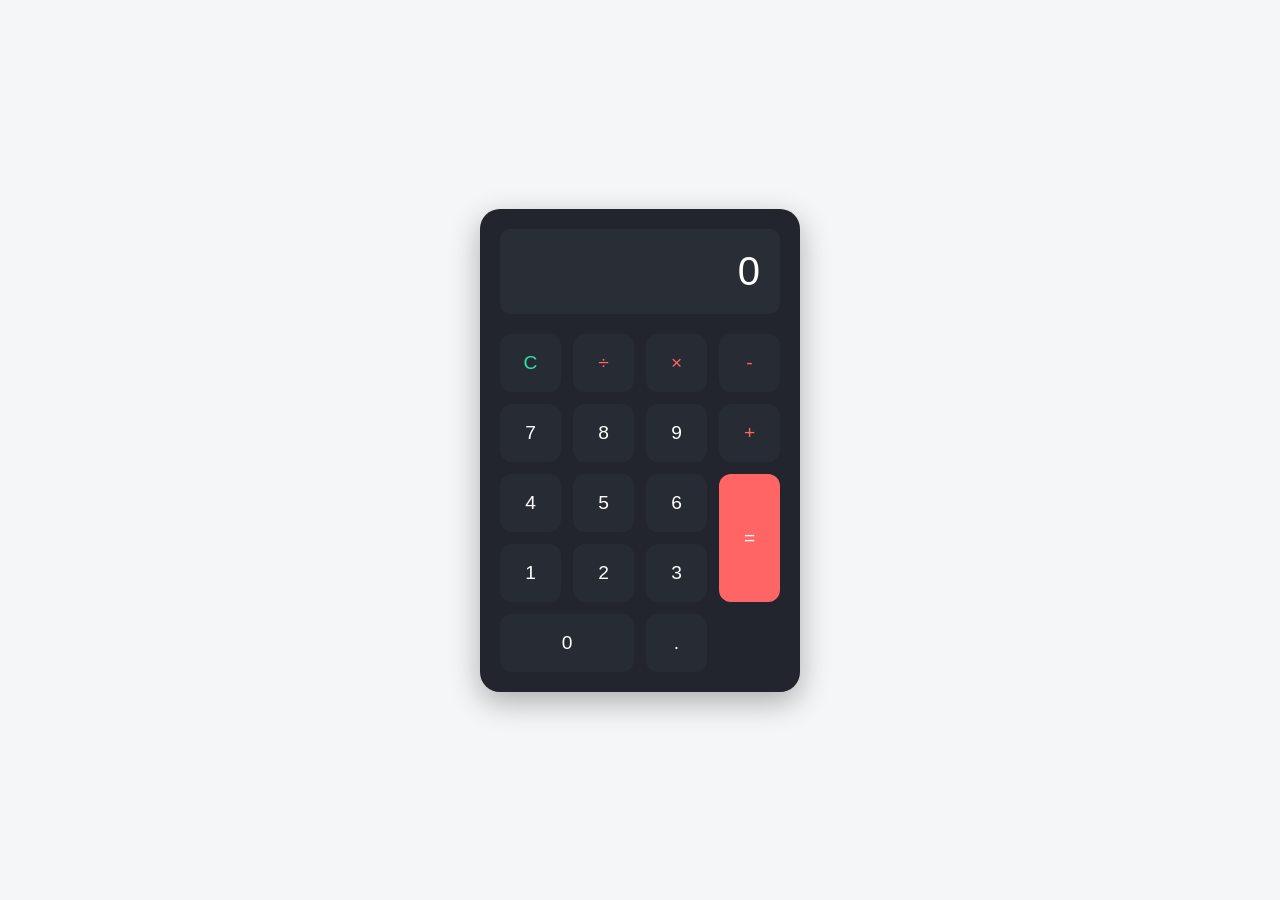
<file: Calculatrice/index.html>
<!DOCTYPE html>
<html lang="fr">
<head>
  <meta charset="UTF-8">
  <meta name="viewport" content="width=device-width, initial-scale=1.0">
  <title>Calculatrice JavaScript</title>
  <link rel="stylesheet" href="style.css">
</head>
<body>

  <div class="calculator">
    <div class="calculator-screen" id="screen">0</div>
    
    <div class="calculator-keys">
      <button class="btn btn-clear" data-action="clear">C</button>
      <button class="btn btn-operator" data-action="operator" value="/">÷</button>
      <button class="btn btn-operator" data-action="operator" value="*">×</button>
      <button class="btn btn-operator" data-action="operator" value="-">-</button>

      <button class="btn" value="7">7</button>
      <button class="btn" value="8">8</button>
      <button class="btn" value="9">9</button>
      <button class="btn btn-operator" data-action="operator" value="+">+</button>

      <button class="btn" value="4">4</button>
      <button class="btn" value="5">5</button>
      <button class="btn" value="6">6</button>
      <button class="btn btn-equal" data-action="calculate" value="=">=</button>

      <button class="btn" value="1">1</button>
      <button class="btn" value="2">2</button>
      <button class="btn" value="3">3</button>
      <button class="btn btn-zero" value="0">0</button>
      <button class="btn" data-action="decimal" value=".">.</button>
    </div>
  </div>

  <script src="script.js"></script>
</body>
</html>
</file>
<file: Calculatrice/style.css>
* {
  box-sizing: border-box;
  margin: 0;
  padding: 0;
  font-family: 'Segoe UI', Tahoma, Geneva, Verdana, sans-serif;
}

body {
  background-color: #f4f6f8;
  display: flex;
  justify-content: center;
  align-items: center;
  min-height: 100vh;
}

.calculator {
  background-color: #22252d;
  width: 320px;
  border-radius: 20px;
  padding: 20px;
  box-shadow: 0px 10px 30px rgba(0, 0, 0, 0.3);
}

.calculator-screen {
  background-color: #292d36;
  color: #ffffff;
  font-size: 2.5rem;
  text-align: right;
  padding: 20px;
  border-radius: 10px;
  margin-bottom: 20px;
  overflow-x: auto;
  word-wrap: break-word;
}

.calculator-keys {
  display: grid;
  grid-template-columns: repeat(4, 1fr);
  gap: 12px;
}

.btn {
  background-color: #272b33;
  color: #ffffff;
  font-size: 1.2rem;
  border: none;
  border-radius: 12px;
  padding: 18px 0;
  cursor: pointer;
  transition: background-color 0.15s ease;
}

.btn:hover {
  background-color: #333742;
}

.btn-operator {
  color: #ff6565;
}

.btn-clear {
  color: #26e7a6;
}

.btn-equal {
  background-color: #ff6565;
  color: #fff;
  grid-row: span 2;
  height: 100%;
}

.btn-equal:hover {
  background-color: #e05353;
}

.btn-zero {
  grid-column: span 2;
}
</file>
